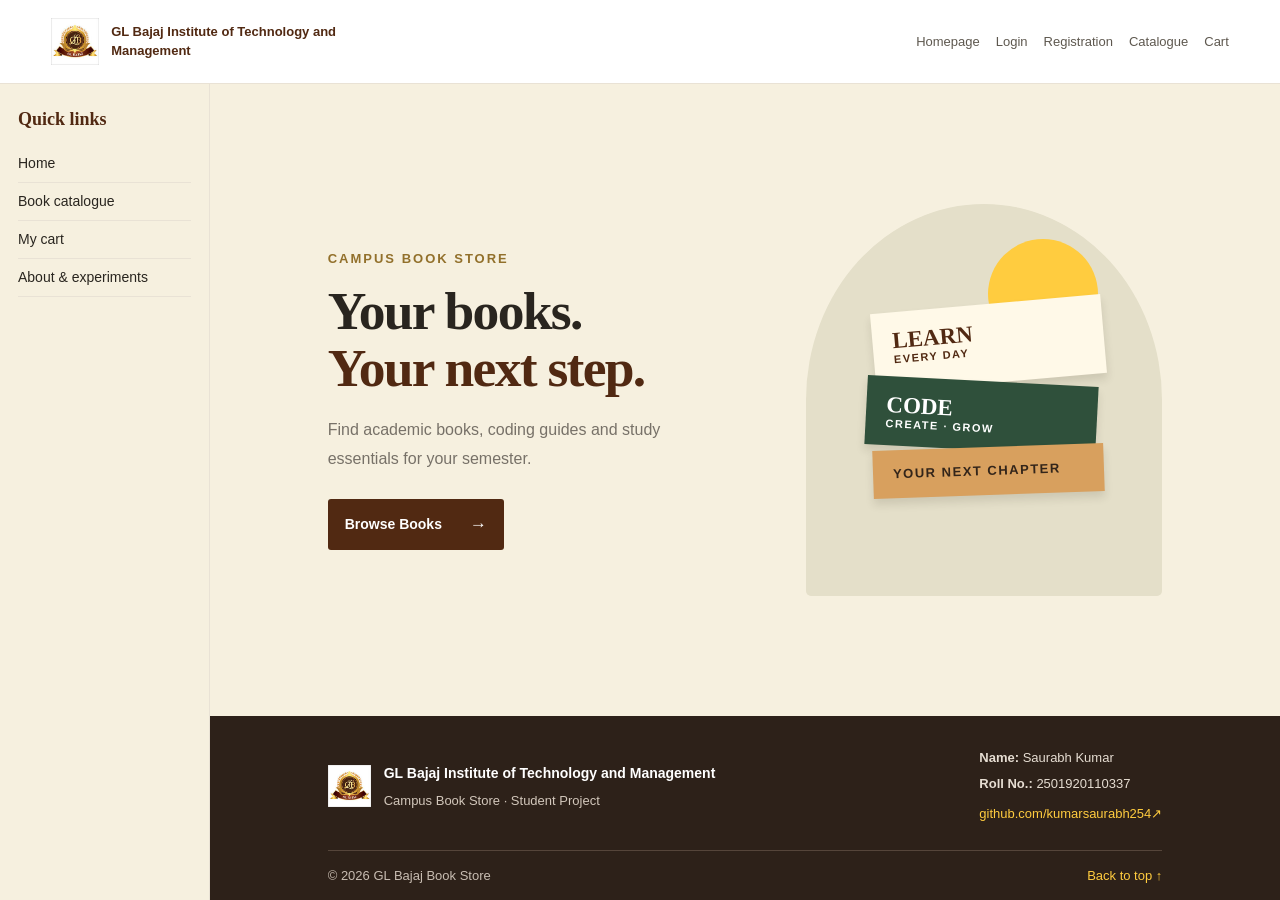
<file: index.html>
<!doctype html>
<!-- Experiment 1: Homepage with three frames (top, left, main) -->
<html lang="en" class="frames-page">
  <head>
    <meta charset="UTF-8" />
    <meta name="viewport" content="width=device-width, initial-scale=1.0" />
    <title>GL Bajaj Book Store</title>
    <link rel="stylesheet" href="style.css" />
  </head>
  <body>
    <!-- Frame 1: top (logo, college name, links) -->
    <iframe class="frame-top" name="topFrame" src="top.html" title="Top frame"></iframe>
    <div class="frame-row">
      <!-- Frame 2: left (quick links) -->
      <iframe class="frame-left" name="leftFrame" src="left.html" title="Left frame"></iframe>
      <!-- Frame 3: main content, all links open here -->
      <iframe class="frame-main" name="main" src="welcome.html" title="Main frame"></iframe>
    </div>
  </body>
</html>
</file>
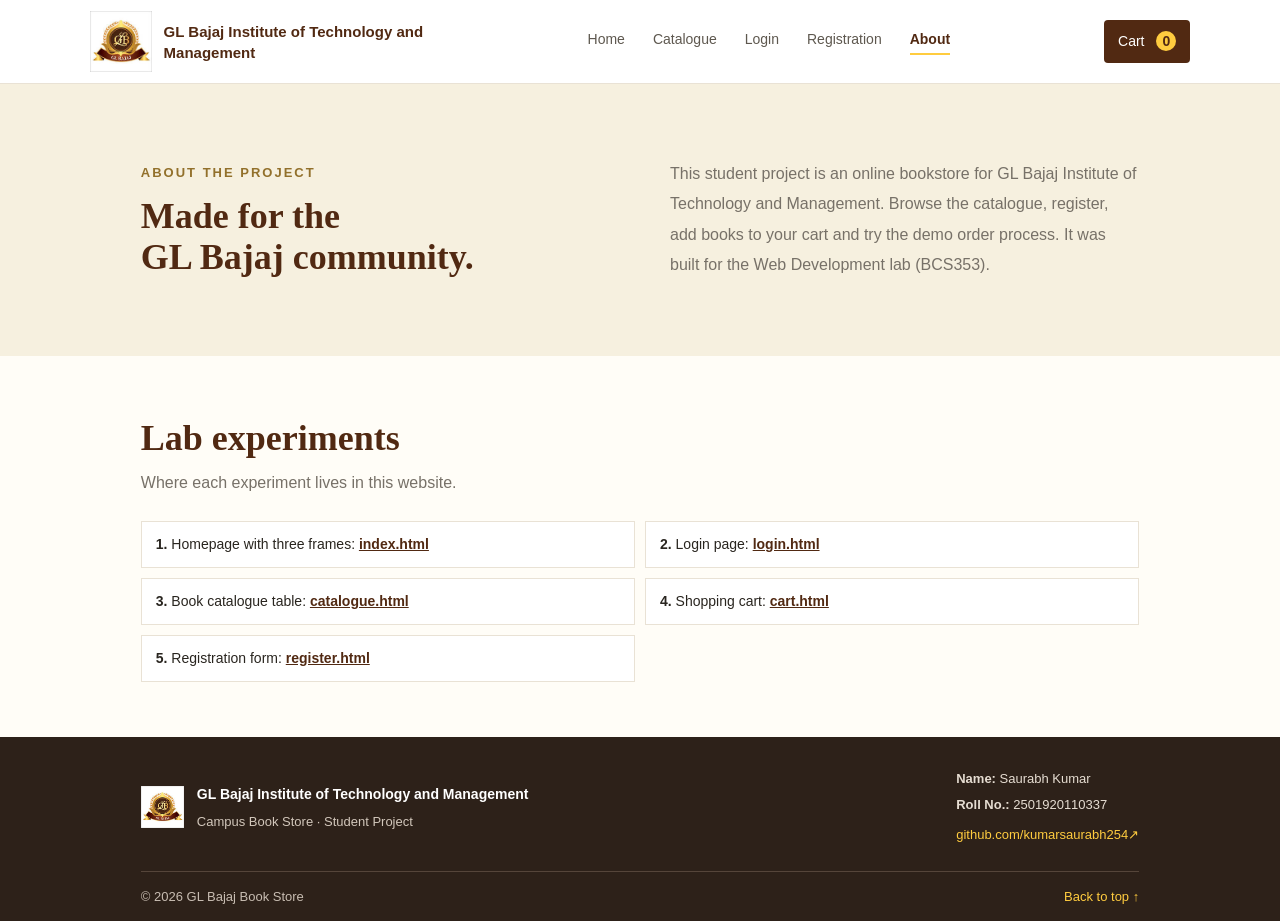
<file: about.html>
<!doctype html>
<html lang="en">
  <head>
    <meta charset="UTF-8" />
    <meta name="viewport" content="width=device-width, initial-scale=1.0" />
    <title>About - GL Bajaj Book Store</title>
    <link rel="stylesheet" href="style.css" />
  </head>
  <body>
    <main>
      <section class="about section" id="about">
        <div>
          <p class="eyebrow">ABOUT THE PROJECT</p>
          <h2>Made for the <span>GL Bajaj community.</span></h2>
        </div>
        <p>
          This student project is an online bookstore for GL Bajaj Institute of
          Technology and Management. Browse the catalogue, register, add books to
          your cart and try the demo order process. It was built for the Web
          Development lab (BCS353).
        </p>
      </section>
      <section class="page">
        <h1>Lab experiments</h1>
        <p class="lead">Where each experiment lives in this website.</p>
        <ul class="exp-list">
          <li><b>1.</b> Homepage with three frames: <a href="index.html">index.html</a></li>
          <li><b>2.</b> Login page: <a href="login.html">login.html</a></li>
          <li><b>3.</b> Book catalogue table: <a href="catalogue.html">catalogue.html</a></li>
          <li><b>4.</b> Shopping cart: <a href="cart.html">cart.html</a></li>
          <li><b>5.</b> Registration form: <a href="register.html">register.html</a></li>
        </ul>
      </section>
    </main>
    <script src="common.js"></script>
  </body>
</html>
</file>
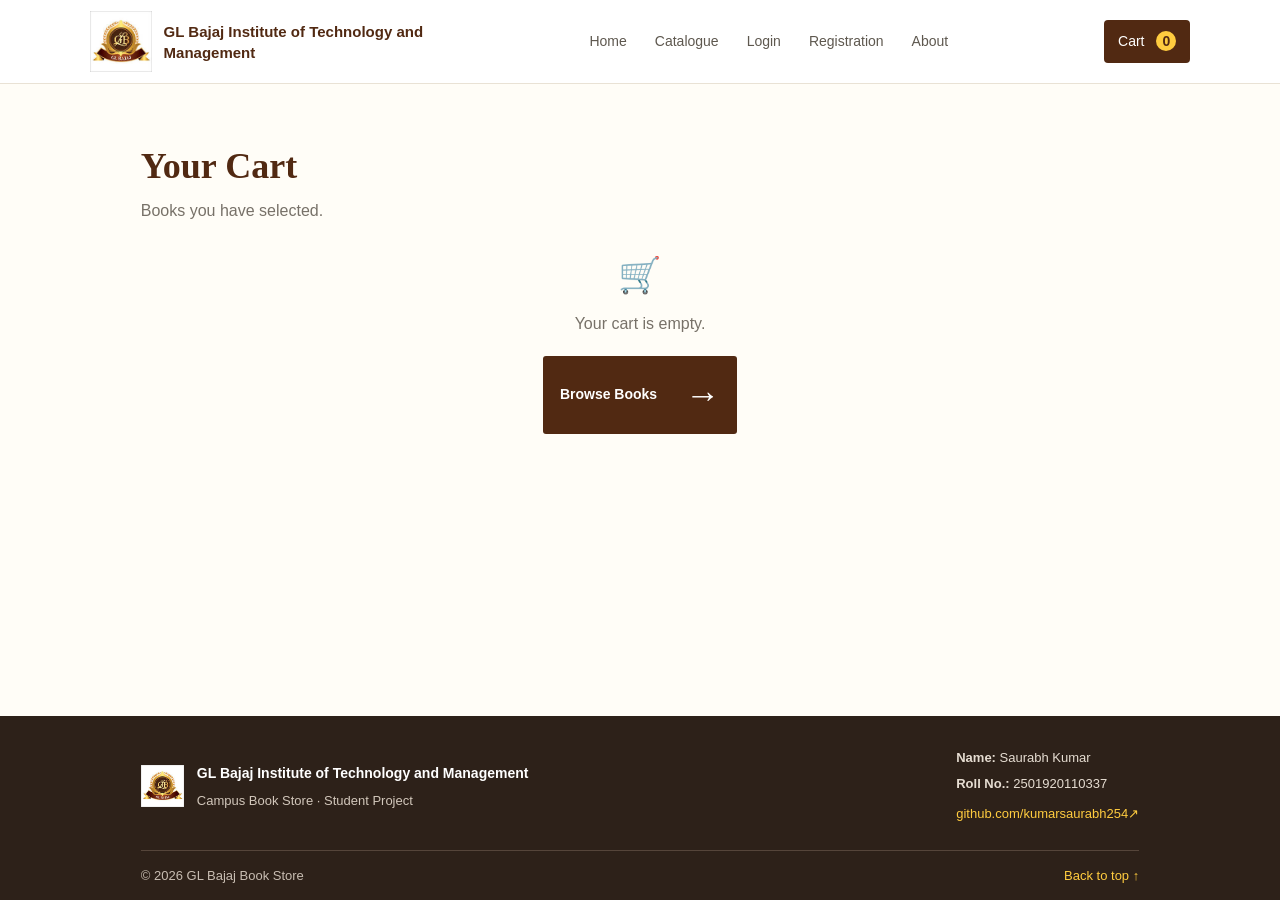
<file: cart.html>
<!doctype html>
<!-- Experiment 4: Shopping cart page -->
<html lang="en">
  <head>
    <meta charset="UTF-8" />
    <meta name="viewport" content="width=device-width, initial-scale=1.0" />
    <title>Cart - GL Bajaj Book Store</title>
    <link rel="stylesheet" href="style.css" />
  </head>
  <body>
    <main>
      <section class="page">
        <h1>Your Cart</h1>
        <p class="lead">Books you have selected.</p>
        <div id="cartEmpty" class="cart-empty">
          <span>🛒</span>
          <p>Your cart is empty.</p>
          <a class="primary-btn" href="catalogue.html">Browse Books <span>→</span></a>
        </div>
        <div id="cartContent" class="hidden">
          <div class="table-wrap">
            <table class="data">
              <thead><tr><th>Cover</th><th>Book</th><th>Price</th><th>Quantity</th><th>Total</th><th></th></tr></thead>
              <tbody id="cartRows"></tbody>
              <tfoot><tr><td colspan="4">Subtotal</td><td colspan="2" id="cartTotal">₹0</td></tr></tfoot>
            </table>
          </div>
          <p><button class="btn-sm" id="clearCart" type="button">Clear cart</button></p>
          <div class="form-card checkout">
            <h2 style="font-family:Georgia,serif;color:var(--maroon);margin:0 0 14px">Place an order</h2>
            <form id="checkoutForm">
              <label for="customerName">Full name<input type="text" id="customerName" required placeholder="Your full name" /></label>
              <label for="customerEmail">Email<input type="email" id="customerEmail" required placeholder="you@example.com" /></label>
              <label for="deliveryType">Collection option
                <select id="deliveryType"><option>Collect from campus (demo)</option><option>Campus delivery (demo)</option></select>
              </label>
              <p class="total">Order total <strong id="checkoutTotal">₹0</strong></p>
              <button class="primary-btn full" type="submit">Confirm Demo Order <span>→</span></button>
            </form>
          </div>
        </div>
        <p class="ok-msg" id="checkoutMessage" role="status"></p>
      </section>
    </main>
    <script src="common.js"></script>
    <script src="store.js"></script>
  </body>
</html>
</file>
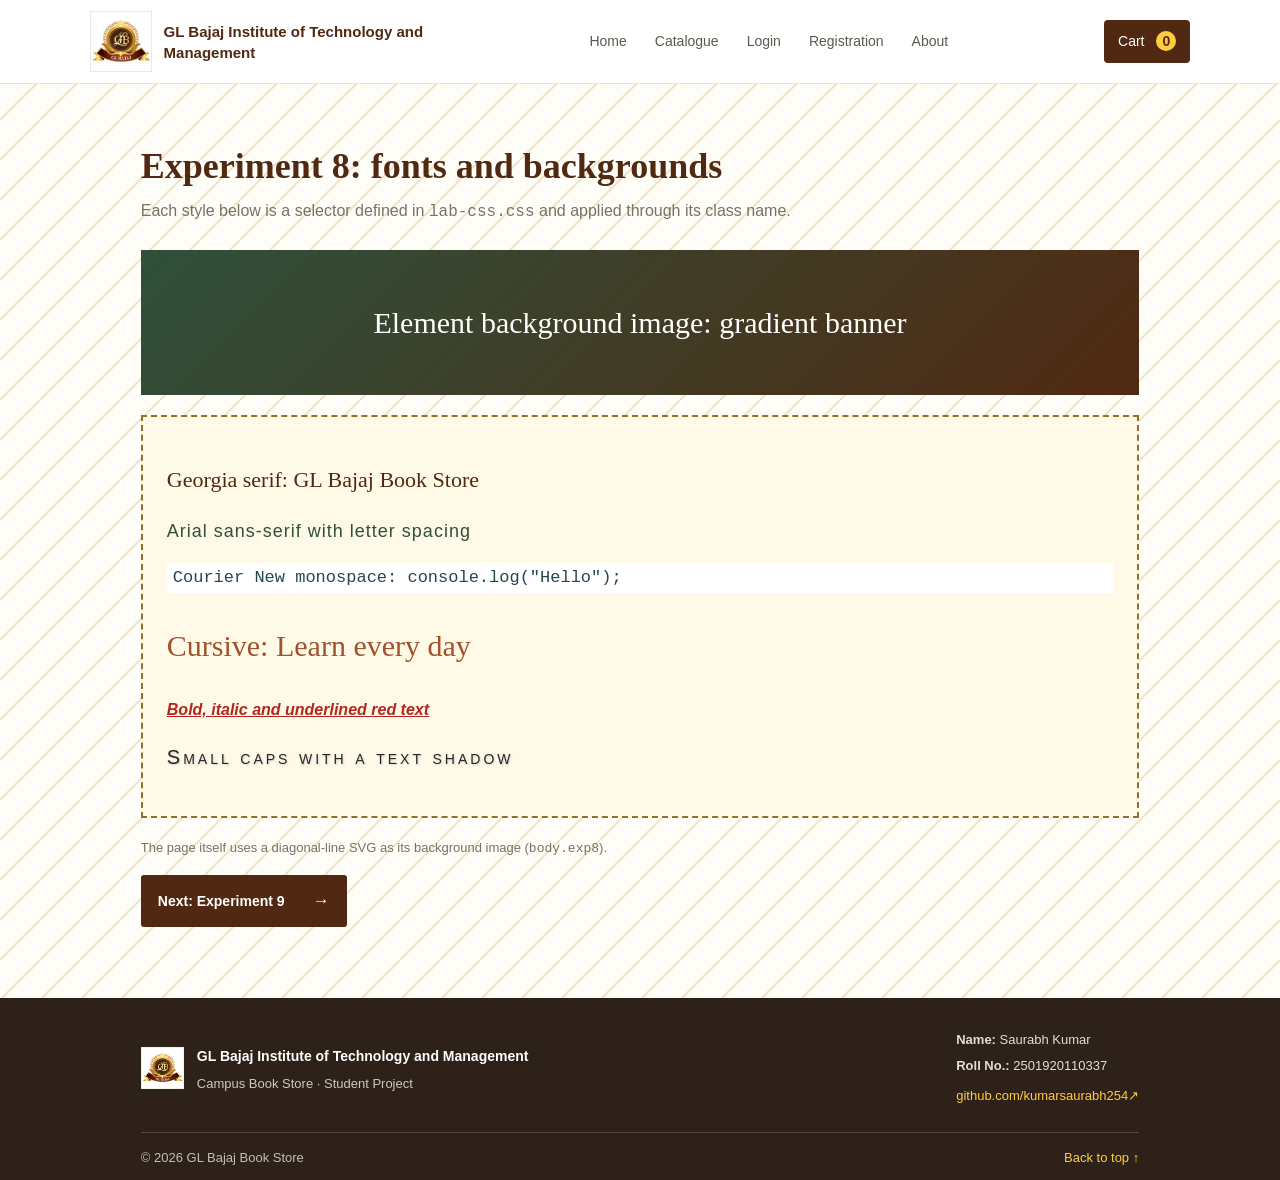
<file: css-fonts-background.html>
<!doctype html>
<!-- Experiment 8: CSS fonts/styles and background images -->
<html lang="en">
  <head>
    <meta charset="UTF-8" />
    <meta name="viewport" content="width=device-width, initial-scale=1.0" />
    <title>CSS Fonts and Backgrounds</title>
    <link rel="stylesheet" href="style.css" />
    <link rel="stylesheet" href="lab-css.css" />
  </head>
  <body class="exp8">
    <main>
      <section class="page">
        <h1>Experiment 8: fonts and backgrounds</h1>
        <p class="lead">Each style below is a selector defined in <code>lab-css.css</code> and applied through its class name.</p>
        <div class="banner">Element background image: gradient banner</div>
        <div class="card8">
          <p class="f-serif">Georgia serif: GL Bajaj Book Store</p>
          <p class="f-sans">Arial sans-serif with letter spacing</p>
          <p class="f-mono">Courier New monospace: console.log("Hello");</p>
          <p class="f-cursive">Cursive: Learn every day</p>
          <p class="f-bold-italic">Bold, italic and underlined red text</p>
          <p class="f-spaced">Small caps with a text shadow</p>
        </div>
        <p class="hint">The page itself uses a diagonal-line SVG as its background image (<code>body.exp8</code>).</p>
        <p><a class="primary-btn" href="css-links-background.html">Next: Experiment 9 <span>→</span></a></p>
      </section>
    </main>
    <script src="common.js"></script>
  </body>
</html>
</file>
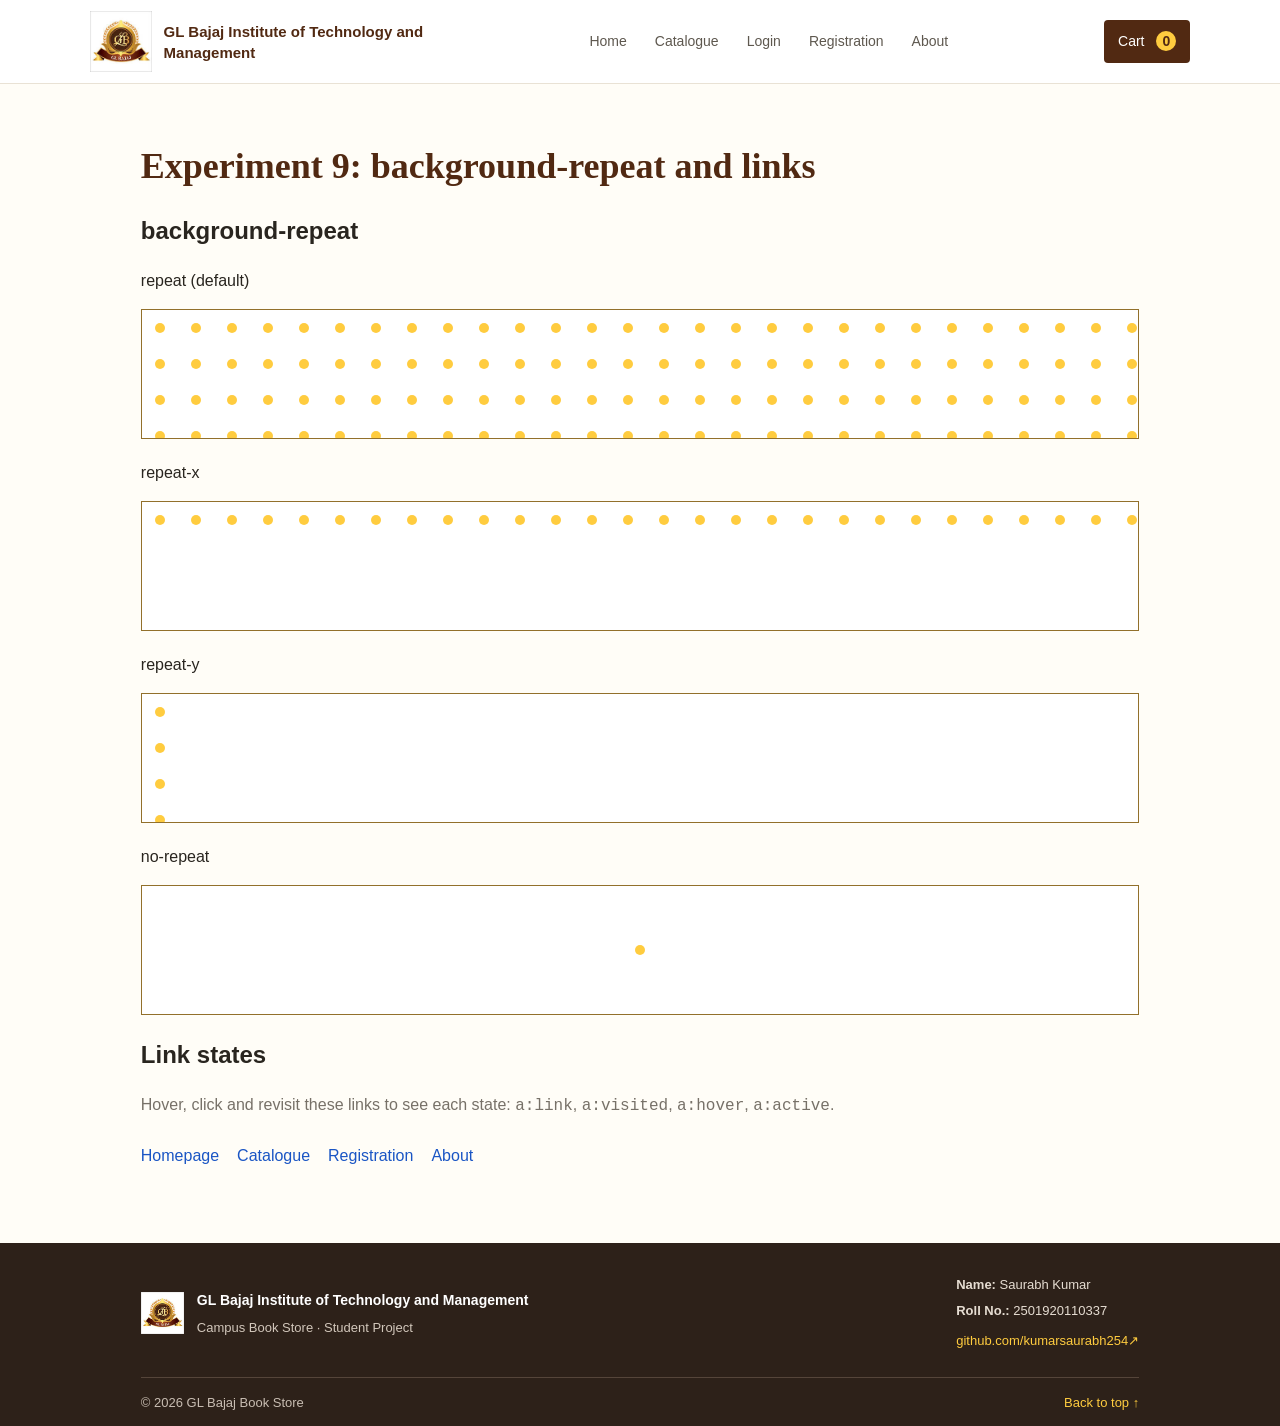
<file: css-links-background.html>
<!doctype html>
<!-- Experiment 9: background-repeat and hyperlink pseudo-classes -->
<html lang="en">
  <head>
    <meta charset="UTF-8" />
    <meta name="viewport" content="width=device-width, initial-scale=1.0" />
    <title>CSS Link States and Background Repeat</title>
    <link rel="stylesheet" href="style.css" />
    <link rel="stylesheet" href="lab-css.css" />
  </head>
  <body>
    <main>
      <section class="page">
        <h1>Experiment 9: background-repeat and links</h1>
        <h2>background-repeat</h2>
        <p>repeat (default)</p><div class="rep dots rep-all"></div>
        <p>repeat-x</p><div class="rep dots rep-x"></div>
        <p>repeat-y</p><div class="rep dots rep-y"></div>
        <p>no-repeat</p><div class="rep dots rep-no"></div>
        <h2>Link states</h2>
        <p class="lead">Hover, click and revisit these links to see each state: <code>a:link</code>, <code>a:visited</code>, <code>a:hover</code>, <code>a:active</code>.</p>
        <div class="lab-nav">
          <a class="demo" href="index.html">Homepage</a>
          <a class="demo" href="catalogue.html">Catalogue</a>
          <a class="demo" href="register.html">Registration</a>
          <a class="demo" href="about.html">About</a>
        </div>
      </section>
    </main>
    <script src="common.js"></script>
  </body>
</html>
</file>
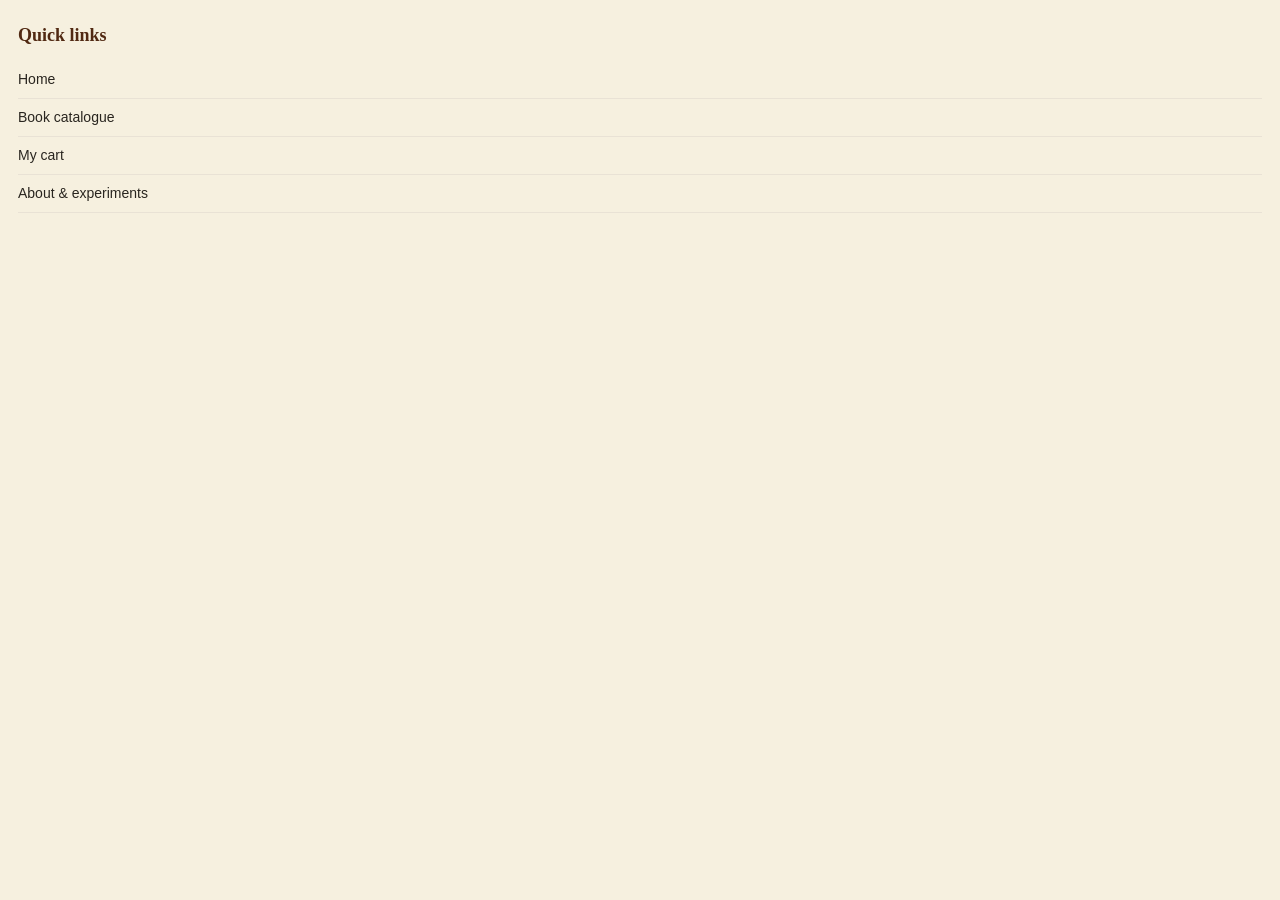
<file: left.html>
<!doctype html>
<html lang="en">
  <head>
    <meta charset="UTF-8" />
    <meta name="viewport" content="width=device-width, initial-scale=1.0" />
    <title>Left Frame</title>
    <link rel="stylesheet" href="style.css" />
  </head>
  <body>
    <div class="side">
      <h2>Quick links</h2>
      <a href="welcome.html" target="main">Home</a>
      <a href="catalogue.html" target="main">Book catalogue</a>
      <a href="cart.html" target="main">My cart</a>
      <a href="about.html" target="main">About &amp; experiments</a>
    </div>
  </body>
</html>
</file>
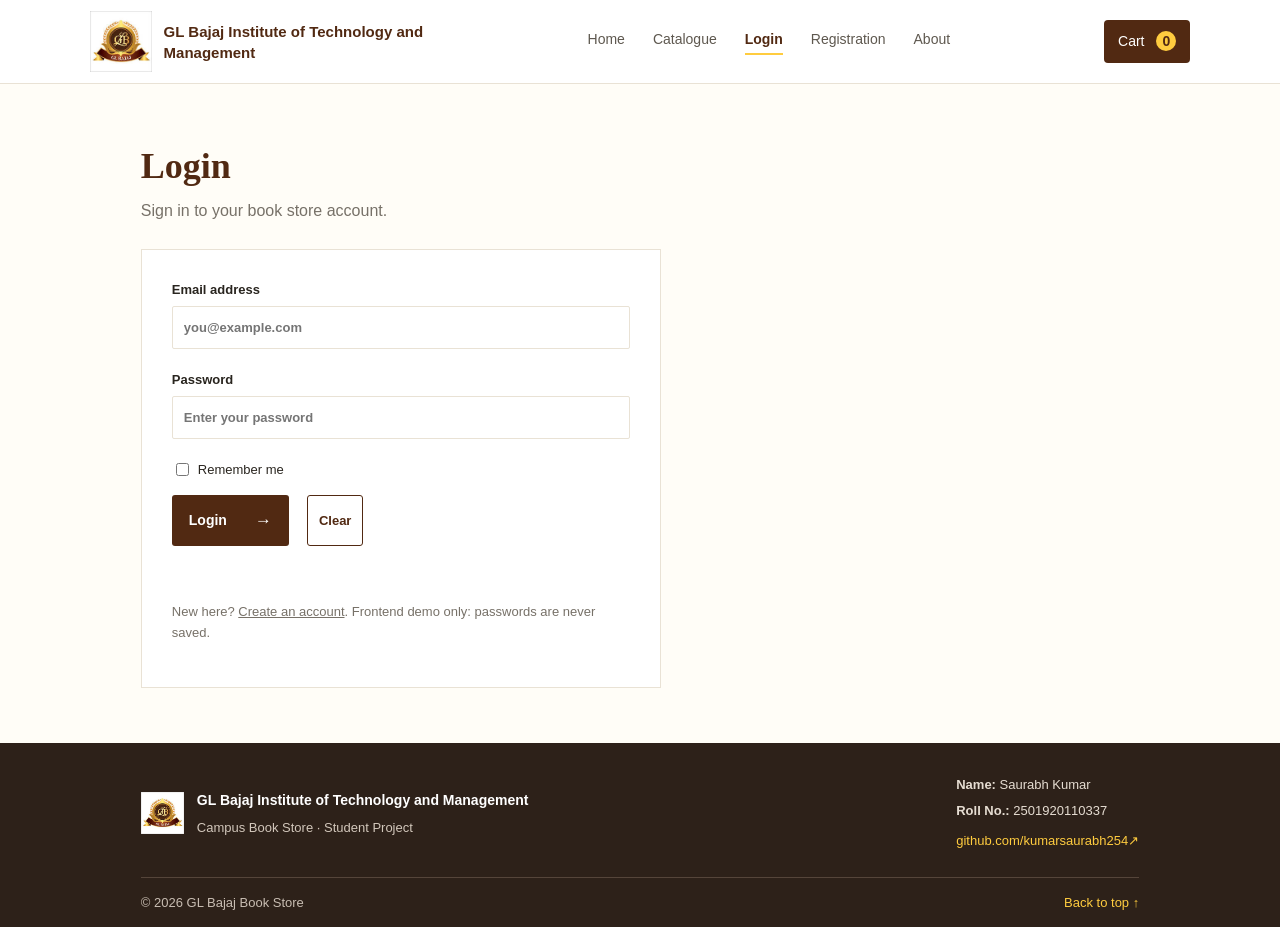
<file: login.html>
<!doctype html>
<!-- Experiment 2: Login page -->
<html lang="en">
  <head>
    <meta charset="UTF-8" />
    <meta name="viewport" content="width=device-width, initial-scale=1.0" />
    <title>Login - GL Bajaj Book Store</title>
    <link rel="stylesheet" href="style.css" />
  </head>
  <body>
    <main>
      <section class="page">
        <h1>Login</h1>
        <p class="lead">Sign in to your book store account.</p>
        <div class="form-card">
          <form id="loginForm">
            <label for="loginEmail">Email address
              <input type="email" id="loginEmail" name="email" placeholder="you@example.com" autocomplete="email" required />
              <span class="err" id="loginEmailErr"></span>
            </label>
            <label for="loginPassword">Password
              <input type="password" id="loginPassword" name="password" placeholder="Enter your password" autocomplete="current-password" required />
              <span class="err" id="loginPasswordErr"></span>
            </label>
            <div class="inline"><label for="remember"><input type="checkbox" id="remember" /> Remember me</label></div>
            <div class="inline">
              <button class="primary-btn" type="submit">Login <span>→</span></button>
              <button class="btn-sm" type="reset">Clear</button>
            </div>
            <p id="loginMsg" class="ok-msg" role="status"></p>
          </form>
          <p class="hint">New here? <a href="register.html"><u>Create an account</u></a>.
            Frontend demo only: passwords are never saved.</p>
        </div>
      </section>
    </main>
    <script src="common.js"></script>
    <script src="login.js"></script>
  </body>
</html>
</file>
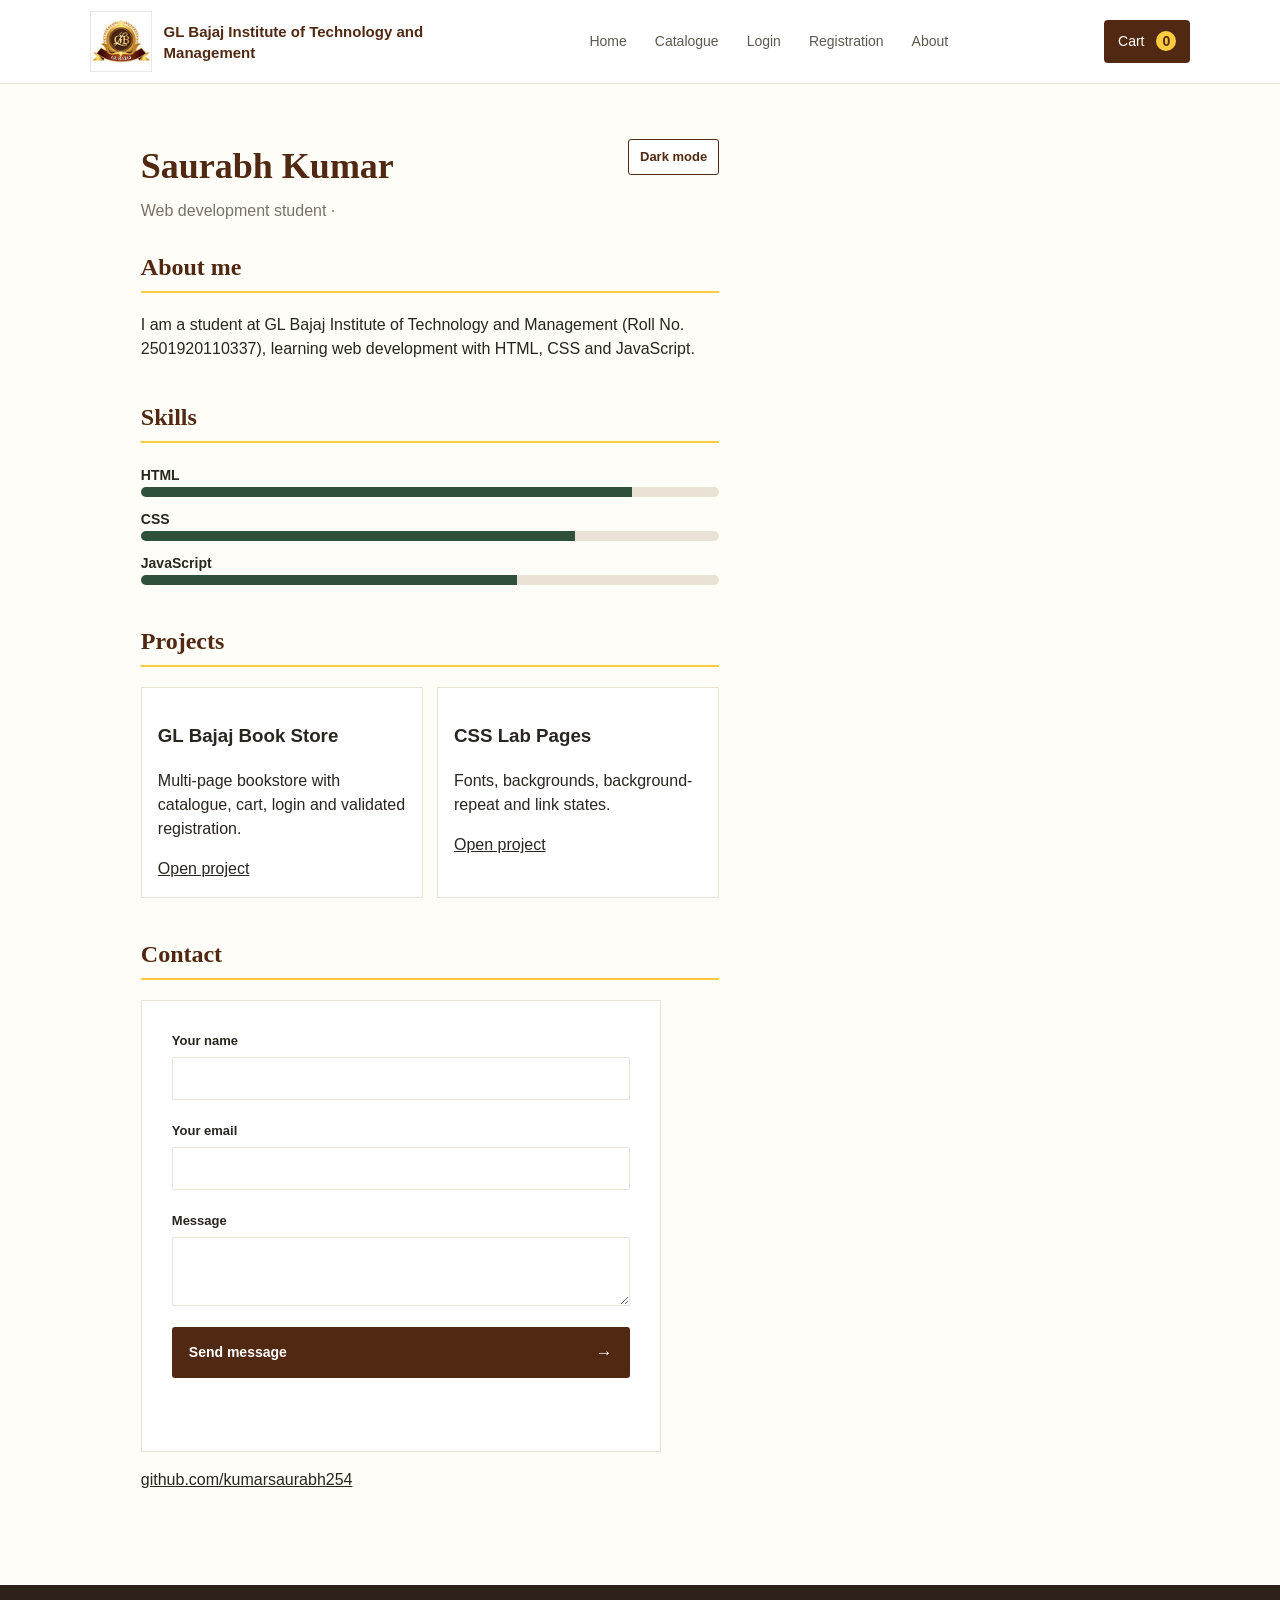
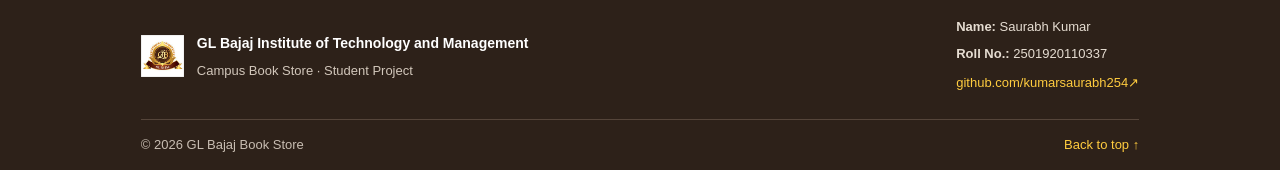
<file: portfolio.html>
<!doctype html>
<!-- Experiment 10: mini-website (Your Own Portfolio) using HTML + CSS + JavaScript -->
<html lang="en">
  <head>
    <meta charset="UTF-8" />
    <meta name="viewport" content="width=device-width, initial-scale=1.0" />
    <title>Saurabh Kumar - Portfolio</title>
    <link rel="stylesheet" href="style.css" />
    <style>
      .pf{max-width:860px}
      .pf section{margin:0 0 38px}
      .pf h2{font-family:Georgia,serif;color:var(--maroon);border-bottom:2px solid var(--gold);padding-bottom:6px}
      .skill{margin:10px 0}.skill span{font-size:14px;font-weight:bold}
      .bar{height:10px;background:#e9e2d5;border-radius:5px;overflow:hidden}
      .bar i{display:block;height:100%;width:0;background:var(--green);transition:width 1s}
      .proj{display:grid;grid-template-columns:repeat(2,1fr);gap:14px}
      .proj article{background:#fff;border:1px solid var(--line);padding:16px}
      body.dark{background:#1f1a15;color:#eee}body.dark .proj article,body.dark .form-card{background:#2d2119;border-color:#55453a}
      body.dark .pf h2,body.dark .page h1{color:var(--gold)}
      @media(max-width:620px){.proj{grid-template-columns:1fr}}
    </style>
  </head>
  <body>
    <main>
      <section class="page pf">
        <button class="btn-sm" id="themeBtn" type="button" style="float:right">Dark mode</button>
        <h1>Saurabh Kumar</h1>
        <p class="lead" id="typed"></p>

        <section id="about"><h2>About me</h2>
          <p>I am a student at GL Bajaj Institute of Technology and Management (Roll No. 2501920110337), learning web development with HTML, CSS and JavaScript.</p>
        </section>

        <section id="skills"><h2>Skills</h2>
          <div class="skill"><span>HTML</span><div class="bar"><i data-w="85"></i></div></div>
          <div class="skill"><span>CSS</span><div class="bar"><i data-w="75"></i></div></div>
          <div class="skill"><span>JavaScript</span><div class="bar"><i data-w="65"></i></div></div>
        </section>

        <section id="projects"><h2>Projects</h2>
          <div class="proj">
            <article><h3>GL Bajaj Book Store</h3><p>Multi-page bookstore with catalogue, cart, login and validated registration.</p><a href="index.html"><u>Open project</u></a></article>
            <article><h3>CSS Lab Pages</h3><p>Fonts, backgrounds, background-repeat and link states.</p><a href="css-fonts-background.html"><u>Open project</u></a></article>
          </div>
        </section>

        <section id="contact"><h2>Contact</h2>
          <div class="form-card">
            <form id="contactForm" novalidate>
              <label for="cName">Your name<input type="text" id="cName" /><span class="err" id="cNameErr"></span></label>
              <label for="cEmail">Your email<input type="text" id="cEmail" /><span class="err" id="cEmailErr"></span></label>
              <label for="cMsg">Message<textarea id="cMsg" rows="3"></textarea><span class="err" id="cMsgErr"></span></label>
              <button class="primary-btn" type="submit">Send message <span>→</span></button>
              <p class="ok-msg" id="cOk" role="status"></p>
            </form>
          </div>
          <p><a href="https://github.com/kumarsaurabh254" target="_blank" rel="noopener noreferrer"><u>github.com/kumarsaurabh254</u></a></p>
        </section>
      </section>
    </main>
    <script src="common.js"></script>
    <script>
      // Typing effect
      const text = "Web development student · HTML · CSS · JavaScript"; let n = 0;
      (function type(){ $("typed").textContent = text.slice(0, n++); if (n <= text.length) setTimeout(type, 45); })();
      // Skill bars animate to their level
      setTimeout(() => document.querySelectorAll(".bar i").forEach(b => b.style.width = b.dataset.w + "%"), 200);
      // Dark mode toggle
      $("themeBtn").addEventListener("click", () => {
        const d = document.body.classList.toggle("dark");
        $("themeBtn").textContent = d ? "Light mode" : "Dark mode";
      });
      // Contact form validation
      $("contactForm").addEventListener("submit", e => {
        e.preventDefault();
        const name = $("cName").value.trim(), mail = $("cEmail").value.trim(), msg = $("cMsg").value.trim();
        $("cNameErr").textContent = name.length < 3 ? "Enter your name (at least 3 characters)" : "";
        $("cEmailErr").textContent = /^[^\s@]+@[^\s@]+\.[A-Za-z]{2,}$/.test(mail) ? "" : "Enter a valid email";
        $("cMsgErr").textContent = msg.length < 10 ? "Message must be at least 10 characters" : "";
        $("cOk").textContent = "";
        if (!document.querySelector("#contactForm .err:not(:empty)")) { $("cOk").textContent = "Thanks " + name + "! Your message is ready (demo, nothing is sent)."; e.target.reset(); }
      });
    </script>
  </body>
</html>
</file>
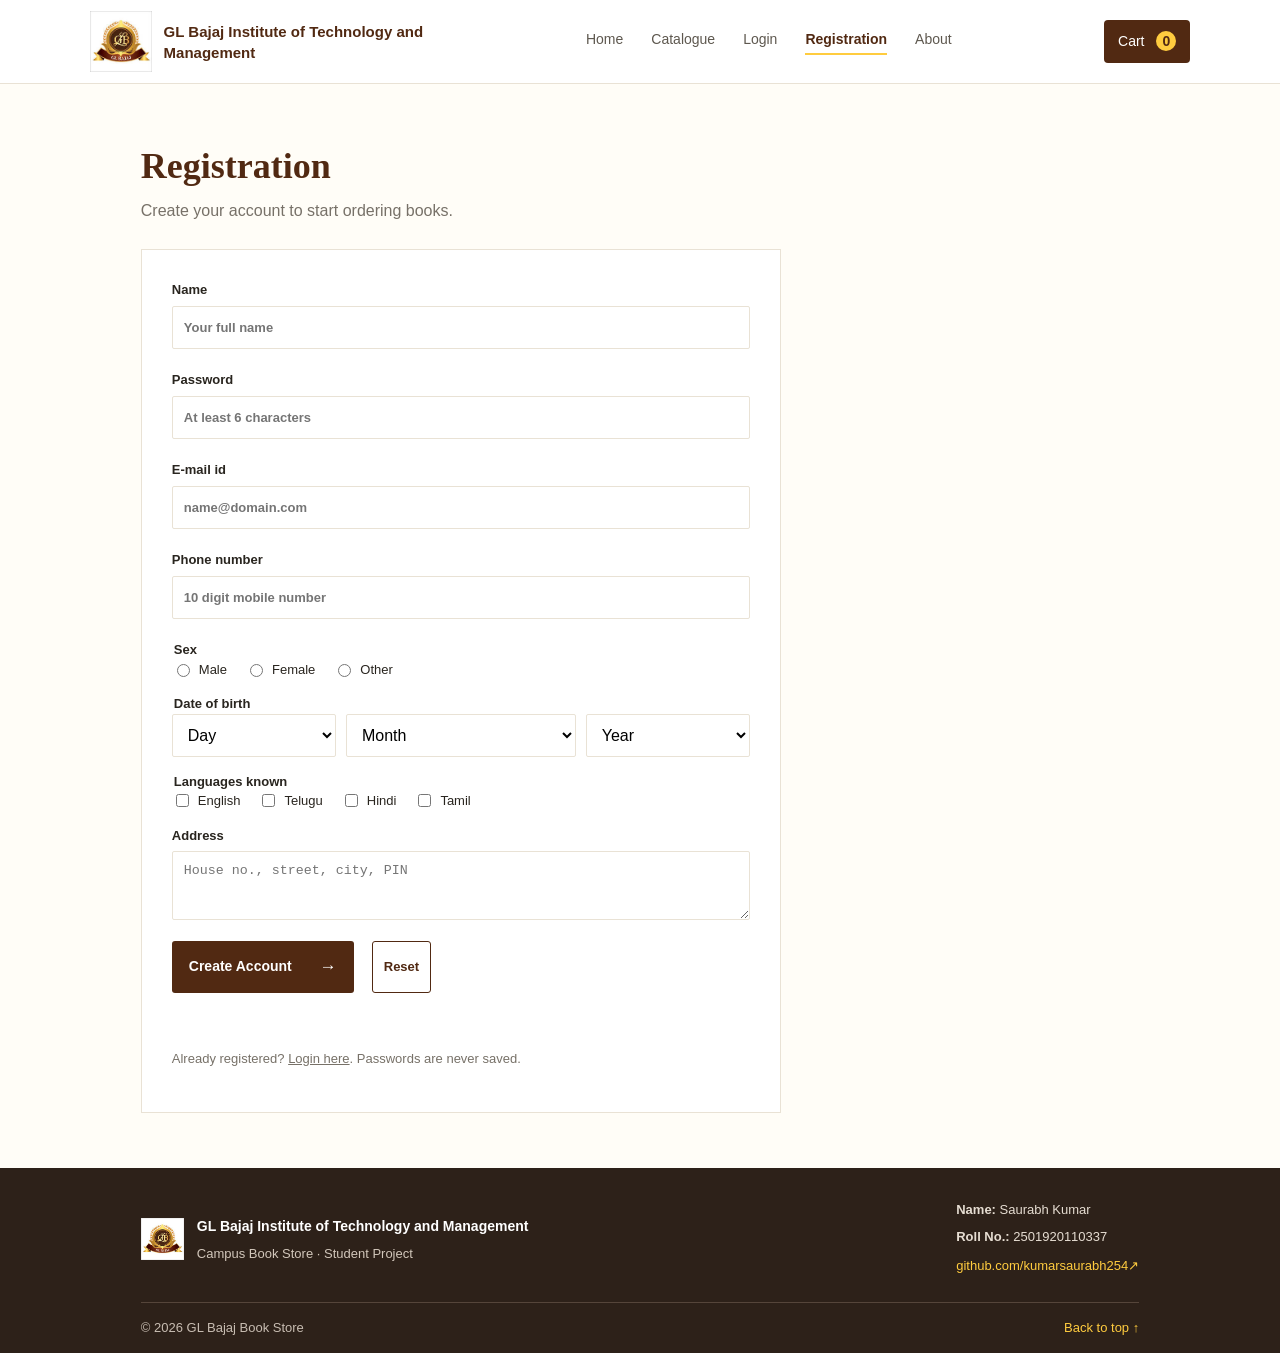
<file: register.html>
<!doctype html>
<!-- Experiment 5: Registration form (validate.js for Exp 6 & 7 is kept in the folder but not loaded) -->
<html lang="en">
  <head>
    <meta charset="UTF-8" />
    <meta name="viewport" content="width=device-width, initial-scale=1.0" />
    <title>Registration - GL Bajaj Book Store</title>
    <link rel="stylesheet" href="style.css" />
  </head>
  <body>
    <main>
      <section class="page">
        <h1>Registration</h1>
        <p class="lead">Create your account to start ordering books.</p>
        <div class="form-card wide">
          <form id="registerForm">
            <label for="regName">Name
              <input type="text" id="regName" name="name" placeholder="Your full name" />
              <span class="err" id="nameErr"></span>
            </label>
            <label for="regPassword">Password
              <input type="password" id="regPassword" name="password" placeholder="At least 6 characters" autocomplete="new-password" />
              <span class="err" id="passwordErr"></span>
            </label>
            <label for="regEmail">E-mail id
              <input type="text" id="regEmail" name="email" placeholder="name@domain.com" />
              <span class="err" id="emailErr"></span>
            </label>
            <label for="regPhone">Phone number
              <input type="text" id="regPhone" name="phone" placeholder="10 digit mobile number" inputmode="numeric" />
              <span class="err" id="phoneErr"></span>
            </label>
            <fieldset>
              <legend>Sex</legend>
              <div class="inline">
                <label><input type="radio" name="sex" value="Male" /> Male</label>
                <label><input type="radio" name="sex" value="Female" /> Female</label>
                <label><input type="radio" name="sex" value="Other" /> Other</label>
              </div>
              <span class="err" id="sexErr"></span>
            </fieldset>
            <fieldset>
              <legend>Date of birth</legend>
              <div class="dob">
                <select id="dobDay" aria-label="Day"></select>
                <select id="dobMonth" aria-label="Month"></select>
                <select id="dobYear" aria-label="Year"></select>
              </div>
              <span class="err" id="dobErr"></span>
            </fieldset>
            <fieldset>
              <legend>Languages known</legend>
              <div class="inline">
                <label><input type="checkbox" name="lang" value="English" /> English</label>
                <label><input type="checkbox" name="lang" value="Telugu" /> Telugu</label>
                <label><input type="checkbox" name="lang" value="Hindi" /> Hindi</label>
                <label><input type="checkbox" name="lang" value="Tamil" /> Tamil</label>
              </div>
              <span class="err" id="langErr"></span>
            </fieldset>
            <label for="regAddress">Address
              <textarea id="regAddress" name="address" rows="3" placeholder="House no., street, city, PIN"></textarea>
              <span class="err" id="addressErr"></span>
            </label>
            <div class="inline">
              <button class="primary-btn" type="submit">Create Account <span>→</span></button>
              <button class="btn-sm" type="reset" id="resetBtn">Reset</button>
            </div>
            <p id="regMsg" class="ok-msg" role="status"></p>
          </form>
          <p class="hint">Already registered? <a href="login.html"><u>Login here</u></a>. Passwords are never saved.</p>
        </div>
      </section>
    </main>
    <script src="common.js"></script>
    <script src="register.js"></script>
  </body>
</html>
</file>
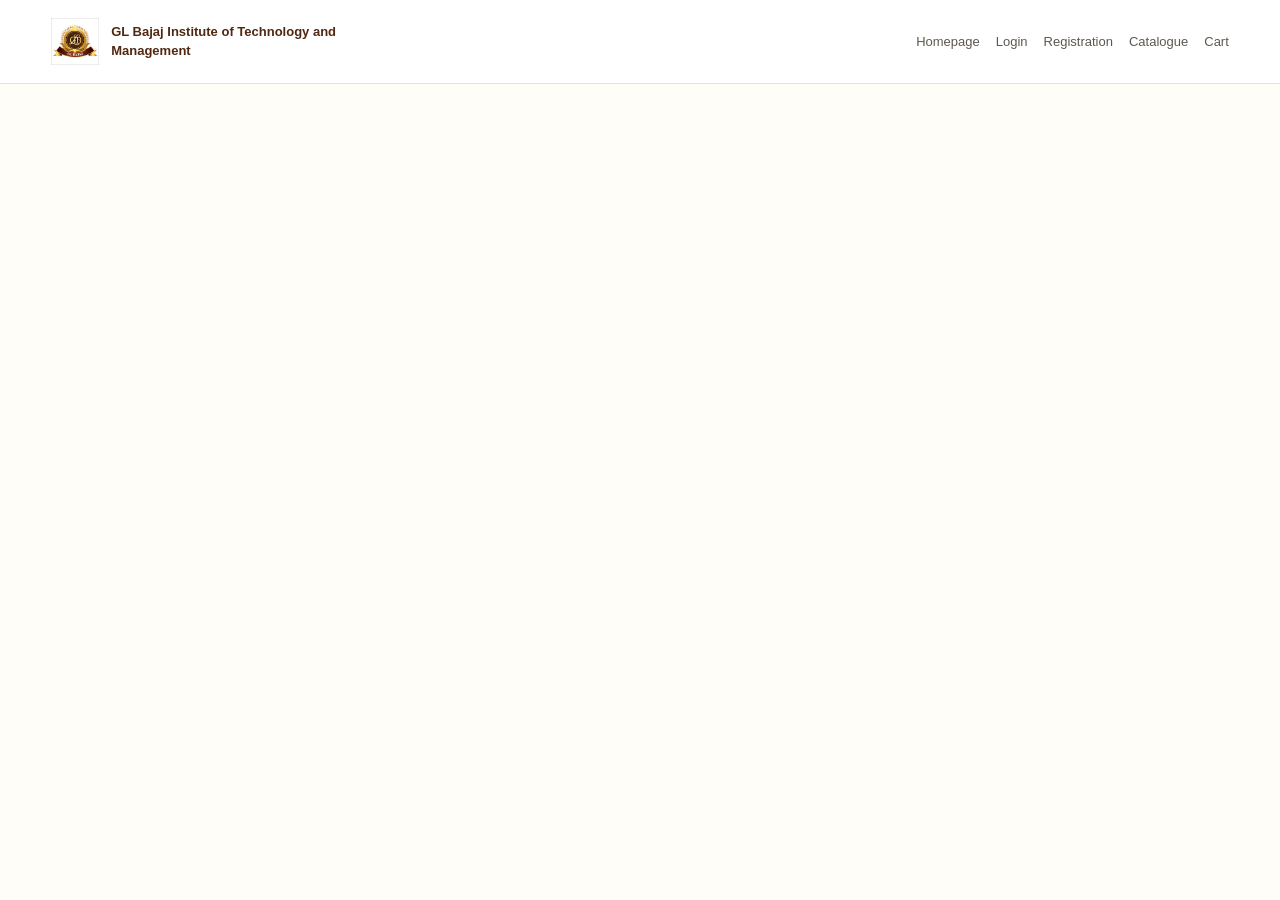
<file: top.html>
<!doctype html>
<html lang="en">
  <head>
    <meta charset="UTF-8" />
    <meta name="viewport" content="width=device-width, initial-scale=1.0" />
    <title>Top Frame</title>
    <link rel="stylesheet" href="style.css" />
  </head>
  <body>
    <div class="header top-frame">
      <a class="college-brand" href="welcome.html" target="main">
        <img class="college-logo-img" src="gl_bajaj_logo.jpg" alt="GL Bajaj logo" />
        <span class="college-name">GL Bajaj Institute of Technology and Management</span>
      </a>
      <div class="top-links">
        <a href="welcome.html" target="main">Homepage</a>
        <a href="login.html" target="main">Login</a>
        <a href="register.html" target="main">Registration</a>
        <a href="catalogue.html" target="main">Catalogue</a>
        <a href="cart.html" target="main">Cart</a>
      </div>
    </div>
  </body>
</html>
</file>
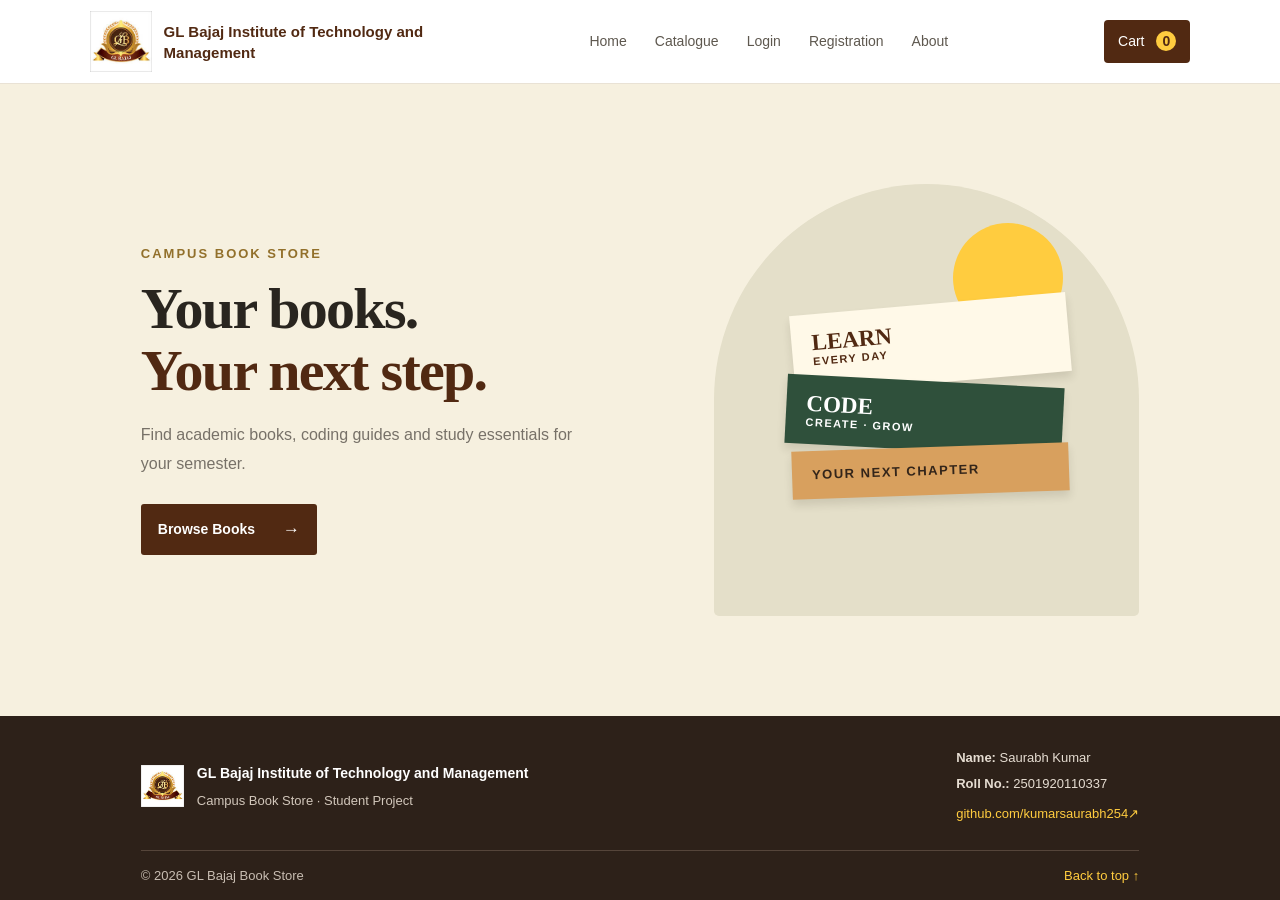
<file: welcome.html>
<!doctype html>
<html lang="en">
  <head>
    <meta charset="UTF-8" />
    <meta name="viewport" content="width=device-width, initial-scale=1.0" />
    <title>Welcome - GL Bajaj Book Store</title>
    <link rel="stylesheet" href="style.css" />
  </head>
  <body>
    <main>
      <section class="hero" id="home">
        <div class="hero-text">
          <p class="eyebrow">CAMPUS BOOK STORE</p>
          <h1>Your books. <span>Your next step.</span></h1>
          <p>Find academic books, coding guides and study essentials for your semester.</p>
          <a class="primary-btn" href="catalogue.html">Browse Books <span>→</span></a>
        </div>
        <div class="hero-graphic" aria-label="Illustration of books">
          <div class="sun"></div>
          <div class="stack-book book-one">LEARN <small>EVERY DAY</small></div>
          <div class="stack-book book-two">CODE <small>CREATE · GROW</small></div>
          <div class="stack-book book-three">YOUR NEXT CHAPTER</div>
        </div>
      </section>
    </main>
    <script src="common.js"></script>
  </body>
</html>
</file>
<file: style.css>
:root {
  --maroon: #512912;
  --gold: #ffcc3f;
  --cream: #fffdf7;
  --ink: #29251f;
  --muted: #777168;
  --line: #e9e2d5;
  --green: #2f503b;
}
* {
  box-sizing: border-box;
}
html {
  scroll-behavior: smooth;
  scroll-padding-top: 90px;
}
body {
  min-height: 100vh;
  min-height: 100dvh;
  display: flex;
  flex-direction: column;
  margin: 0;
  background: var(--cream);
  color: var(--ink);
  font-family: Arial, Helvetica, sans-serif;
  font-size: 16px;
  line-height: 1.5;
}
main {
  flex: 1;
  display: flex;
  flex-direction: column;
}
main > section {
  flex: 1;
}
a {
  color: inherit;
  text-decoration: none;
}
button,
input,
select {
  font: inherit;
}
button {
  cursor: pointer;
}
.header {
  height: 84px;
  padding: 0 7%;
  display: flex;
  align-items: center;
  justify-content: space-between;
  background: #fff;
  border-bottom: 1px solid var(--line);
  position: sticky;
  top: 0;
  z-index: 10;
}
.college-brand {
  display: flex;
  align-items: center;
  gap: 12px;
}
.college-logo-img {
  width: 62px;
  height: 62px;
  object-fit: contain;
  flex: 0 0 auto;
}
.college-name {
  max-width: 270px;
  font-size: 15px;
  line-height: 1.4;
  font-weight: 700;
  color: var(--maroon);
}
nav {
  display: flex;
  gap: 28px;
}
nav a {
  font-size: 14px;
  color: #5e584f;
}
nav a:hover {
  color: var(--maroon);
}
.header-buttons {
  display: flex;
  align-items: center;
  gap: 16px;
}
.plain-btn {
  border: 0;
  background: transparent;
  color: var(--maroon);
  font-weight: 700;
  font-size: 14px;
}
.cart-btn {
  white-space: nowrap;
  border: 0;
  border-radius: 4px;
  background: var(--maroon);
  color: white;
  padding: 11px 14px;
  font-size: 14px;
}
.cart-btn span {
  display: inline-grid;
  place-items: center;
  width: 20px;
  height: 20px;
  background: var(--gold);
  color: var(--maroon);
  border-radius: 50%;
  margin-left: 8px;
  font-weight: bold;
}
.menu-btn {
  display: none;
  border: 0;
  background: none;
  font-size: 23px;
}
.hero {
  min-height: 420px;
  padding: 65px 11%;
  display: grid;
  grid-template-columns: 1fr 0.9fr;
  gap: 10%;
  align-items: center;
  background: #f6f0df;
}
.eyebrow {
  font-size: 13px;
  letter-spacing: 2px;
  font-weight: bold;
  color: #92702b;
  margin: 0 0 14px;
}
.hero h1 {
  font-size: clamp(38px, 5vw, 58px);
  letter-spacing: -1.7px;
  line-height: 1.08;
  margin: 0;
  font-family: Georgia, serif;
  font-weight: 700;
}
.hero h1 span,
.about h2 span {
  display: block;
  color: var(--maroon);
}
.hero-text > p:not(.eyebrow) {
  color: var(--muted);
  line-height: 1.8;
  max-width: 440px;
  margin: 18px 0 25px;
}
.primary-btn {
  display: inline-flex;
  justify-content: space-between;
  align-items: center;
  gap: 28px;
  background: var(--maroon);
  color: white;
  border: 0;
  border-radius: 3px;
  padding: 13px 17px;
  font-size: 14px;
  font-weight: bold;
}
.primary-btn:hover {
  background: #6d3a1e;
}
.primary-btn span {
  font-size: 17px;
}
.hero-graphic {
  height: clamp(280px, 48vh, 440px);
  background: #e4dfc9;
  position: relative;
  display: flex;
  flex-direction: column;
  align-items: center;
  justify-content: center;
  border-radius: 50% 50% 5px 5px;
  overflow: hidden;
}
.sun {
  position: absolute;
  right: 18%;
  top: 9%;
  width: 110px;
  height: 110px;
  background: var(--gold);
  border-radius: 50%;
}
.stack-book {
  position: relative;
  z-index: 1;
  width: 65%;
  padding: 16px 20px;
  font-family: Georgia, serif;
  font-size: 23px;
  font-weight: bold;
  box-shadow: 0 6px 9px #31271920;
  line-height: 1.1;
}
.stack-book small {
  display: block;
  font-family: Arial, sans-serif;
  font-size: 11px;
  letter-spacing: 1.5px;
}
.book-one {
  padding-bottom: 26px;
  background: #fff9e8;
  color: var(--maroon);
  transform: rotate(-5deg);
  margin-left: 8px;
}
.book-two {
  background: var(--green);
  color: white;
  transform: rotate(3deg);
  margin-top: -3px;
  margin-left: -5px;
}
.book-three {
  background: #d8a05e;
  color: #33251a;
  font-family: Arial, sans-serif;
  font-size: 13px;
  letter-spacing: 1.5px;
  padding: 17px 20px;
  transform: rotate(-2deg);
  margin-top: -3px;
  margin-left: 8px;
}
.section {
  padding: 75px 11%;
}
.section-title {
  display: flex;
  align-items: end;
  justify-content: space-between;
  gap: 20px;
}
.section-title h2,
.about h2,
.modal h2 {
  font-family: Georgia, serif;
  font-size: 36px;
  line-height: 1.12;
  margin: 0;
  color: var(--maroon);
}
.search {
  width: 220px;
  border: 1px solid var(--line);
  border-radius: 3px;
  padding: 12px;
  background: white;
  outline-color: var(--gold);
  font-size: 14px;
}
.filters {
  display: flex;
  gap: 8px;
  flex-wrap: wrap;
  margin: 25px 0;
}
.filter {
  border: 1px solid var(--line);
  background: white;
  padding: 9px 14px;
  border-radius: 20px;
  font-size: 13px;
  color: #61594e;
}
.filter.active,
.filter:hover {
  background: var(--maroon);
  color: white;
  border-color: var(--maroon);
}
.book-grid {
  display: grid;
  grid-template-columns: repeat(4, minmax(0, 1fr));
  gap: 22px;
}
.book-card {
  min-width: 0;
}
.book-cover {
  height: 230px;
  padding: 15px;
  display: flex;
  align-items: center;
  justify-content: center;
  position: relative;
  overflow: hidden;
}
.book-cover-image {
  position: absolute;
  inset: 0;
  width: 100%;
  height: 100%;
  object-fit: contain;
  z-index: 2;
  background: transparent;
}
.book-cover-image[style*="display: none"] {
  display: none !important;
}
.book-cover:has(.book-cover-image:not([style*="display: none"])) .cover-inner {
  opacity: 0;
}
.book-cover:has(.book-cover-image:not([style*="display: none"])) .cover-art {
  opacity: 0;
}
.cover-art {
  border: 1px solid currentColor;
  opacity: 0.18;
  border-radius: 50%;
  position: absolute;
  width: 110px;
  height: 110px;
  right: -22px;
  top: 35px;
}
.cover-inner {
  height: 100%;
  width: 100%;
  border: 1px solid #ffffff66;
  display: flex;
  flex-direction: column;
  justify-content: space-between;
  padding: 12px;
  position: relative;
}
.cover-kicker,
.cover-bottom {
  font-size: 11px;
  letter-spacing: 1px;
}
.cover-title {
  font-family: Georgia, serif;
  font-size: 23px;
  line-height: 1.05;
}
.cover-bottom {
  display: flex;
  justify-content: space-between;
}
.cover-tag {
  position: absolute;
  top: 8px;
  left: 8px;
  background: var(--gold);
  color: var(--maroon);
  padding: 5px 6px;
  font-size: 10px;
  font-weight: bold;
  z-index: 2;
}
.book-category {
  display: block;
  font-size: 12px;
  letter-spacing: 1px;
  text-transform: uppercase;
  color: #8a7651;
  margin-top: 12px;
}
.book-info h3 {
  font-family: Georgia, serif;
  font-size: 16px;
  margin: 6px 0;
}
.book-author {
  font-size: 13px;
  color: var(--muted);
  margin: 0;
}
.book-buy-row {
  display: flex;
  justify-content: space-between;
  align-items: center;
  margin-top: 12px;
}
.book-price {
  font-size: 15px;
  font-weight: bold;
}
.add-button {
  width: 31px;
  height: 31px;
  border-radius: 50%;
  border: 1px solid var(--maroon);
  background: white;
  color: var(--maroon);
  font-size: 20px;
}
.add-button:hover {
  background: var(--maroon);
  color: white;
}
.empty {
  text-align: center;
  color: var(--muted);
  padding: 35px;
}
.hidden {
  display: none !important;
}
.about {
  background: #f6f0df;
  display: flex;
  align-items: center;
  justify-content: space-between;
  gap: 60px;
}
.about > div {
  flex: 1;
}
.about > p {
  flex: 1;
  max-width: 480px;
  color: var(--muted);
  line-height: 1.9;
  margin: 0;
}
.footer {
  background: #2d2119;
  color: white;
  padding: 32px 11% 0;
}
.footer-top {
  display: flex;
  justify-content: space-between;
  align-items: center;
  gap: 25px;
  padding-bottom: 25px;
}
.footer-college {
  display: flex;
  align-items: center;
  gap: 13px;
}
.footer-logo {
  width: 43px;
  height: 43px;
  flex-shrink: 0;
}
.footer-college strong {
  font-size: 14px;
  line-height: 1.6;
}
.footer-college p {
  font-size: 13px;
  color: #d2c7bb;
  margin: 6px 0 0;
}
.student-info p {
  font-size: 13px;
  margin: 0 0 7px;
  color: #e6ddd2;
}
.student-info a {
  font-size: 13px;
  color: var(--gold);
}
.footer-bottom {
  border-top: 1px solid #55453a;
  display: flex;
  justify-content: space-between;
  padding: 15px 0;
  font-size: 13px;
  color: #c8bdb2;
}
.footer-bottom a {
  color: var(--gold);
}
.overlay {
  position: fixed;
  inset: 0;
  background: #1d160fc2;
  z-index: 20;
}
.cart-drawer {
  position: fixed;
  z-index: 21;
  right: 0;
  top: 0;
  width: min(420px, 100%);
  height: 100dvh;
  background: var(--cream);
  padding: 25px;
  display: flex;
  flex-direction: column;
  transform: translateX(105%);
  transition: transform 0.25s;
}
.cart-drawer.open {
  transform: translateX(0);
}
.drawer-heading {
  display: flex;
  align-items: center;
  justify-content: space-between;
  border-bottom: 1px solid var(--line);
  padding-bottom: 18px;
}
.drawer-heading .eyebrow {
  margin-bottom: 7px;
}
.drawer-heading h2 {
  font-family: Georgia, serif;
  color: var(--maroon);
  margin: 0;
  font-size: 25px;
}
.close-btn {
  border: 0;
  background: none;
  font-size: 29px;
  color: var(--maroon);
}
.cart-items {
  overflow: auto;
  flex: 1;
}
.cart-row {
  display: grid;
  grid-template-columns: 58px 1fr auto;
  gap: 12px;
  align-items: center;
  padding: 15px 0;
  border-bottom: 1px solid var(--line);
}
.cart-thumb {
  height: 70px;
  display: grid;
  place-items: center;
  font-family: Georgia, serif;
  font-weight: bold;
  font-size: 20px;
}
.cart-row h3 {
  font-family: Georgia, serif;
  font-size: 16px;
  margin: 0 0 6px;
}
.cart-row p {
  font-size: 13px;
  color: var(--muted);
  margin: 0 0 8px;
}
.qty-control {
  display: flex;
  align-items: center;
  gap: 9px;
}
.qty-control button {
  width: 22px;
  height: 22px;
  border: 1px solid var(--line);
  background: white;
  border-radius: 50%;
}
.cart-row-price {
  font-size: 13px;
  font-weight: bold;
  text-align: right;
}
.remove-item {
  display: block;
  border: 0;
  background: none;
  color: var(--muted);
  font-size: 13px;
  text-decoration: underline;
  margin: 7px 0 0 auto;
}
.cart-empty {
  margin: auto;
  text-align: center;
}
.cart-empty span {
  font-size: 35px;
}
.cart-empty p {
  color: var(--muted);
  margin: 10px 0 20px;
}
.cart-summary {
  border-top: 1px solid var(--line);
  padding-top: 18px;
}
.cart-summary p,
.total {
  display: flex;
  justify-content: space-between;
  align-items: center;
}
.cart-summary strong,
.total strong {
  font-size: 18px;
}
.cart-summary small,
.hint {
  font-size: 13px;
  color: var(--muted);
  line-height: 1.6;
}
.full {
  width: 100%;
  margin-top: 12px;
}
.modal-bg {
  position: fixed;
  inset: 0;
  background: #1d160fc2;
  z-index: 30;
  display: grid;
  place-items: center;
  padding: 16px;
}
.modal {
  width: min(410px, 100%);
  background: var(--cream);
  padding: 30px;
  position: relative;
  max-height: calc(100dvh - 32px);
  overflow: auto;
}
.modal-x {
  position: absolute;
  right: 14px;
  top: 10px;
}
.modal .eyebrow {
  margin-top: 4px;
}
.modal h2 {
  font-size: 30px;
  margin-bottom: 20px;
}
.modal form {
  display: flex;
  flex-direction: column;
  gap: 13px;
}
.modal label {
  display: flex;
  flex-direction: column;
  gap: 6px;
  font-size: 13px;
  font-weight: bold;
}
.modal input,
.modal select {
  padding: 12px;
  border: 1px solid var(--line);
  background: white;
  border-radius: 2px;
  outline-color: var(--gold);
}
.modal .hint {
  margin-bottom: 0;
}
.total {
  border-top: 1px solid var(--line);
  padding-top: 12px;
  margin: 5px 0;
}
.toast {
  position: fixed;
  bottom: 20px;
  left: 50%;
  transform: translate(-50%, 15px);
  background: var(--maroon);
  color: white;
  padding: 12px 18px;
  border-radius: 3px;
  font-size: 13px;
  opacity: 0;
  pointer-events: none;
  transition: 0.2s;
  z-index: 50;
}
.toast.show {
  opacity: 1;
  transform: translate(-50%, 0);
}
@media (max-width: 850px) {
  .header {
    padding: 0 4%;
  }
  .college-name {
    font-size: 13px;
  }
  .header nav {
    gap: 15px;
  }
  .hero,
  .section {
    padding-left: 7%;
    padding-right: 7%;
  }
  .book-grid {
    grid-template-columns: repeat(3, minmax(0, 1fr));
  }
  .footer {
    padding-left: 7%;
    padding-right: 7%;
  }
}
@media (max-width: 620px) {
  .header {
    height: 72px;
  }
  .college-name {
    font-size: 12px;
  }
  .menu-btn {
    display: block;
    order: 3;
  }
  .header nav {
    display: none;
    position: absolute;
    top: 71px;
    left: 0;
    right: 0;
    background: white;
    padding: 20px 7%;
    flex-direction: column;
    gap: 18px;
    border-bottom: 1px solid var(--line);
  }
  .header nav.open {
    display: flex;
  }
  .header-buttons {
    margin-left: auto;
    margin-right: 12px;
    gap: 9px;
  }
  .plain-btn {
    font-size: 13px;
  }
  .cart-btn {
    padding: 8px;
    font-size: 13px;
  }
  .hero {
    grid-template-columns: 1fr;
    gap: 28px;
    padding-top: 48px;
    padding-bottom: 48px;
  }
  .hero h1 {
    font-size: 45px;
  }
  .hero-graphic {
    height: 230px;
    margin: 0 6%;
  }
  .section {
    padding-top: 55px;
    padding-bottom: 55px;
  }
  .section-title {
    align-items: stretch;
    flex-direction: column;
  }
  .section-title h2,
  .about h2 {
    font-size: 32px;
  }
  .search {
    width: 100%;
  }
  .book-grid {
    grid-template-columns: repeat(2, minmax(0, 1fr));
    gap: 22px 13px;
  }
  .book-cover {
    height: 170px;
    padding: 11px;
  }
  .cover-inner {
    padding: 10px;
  }
  .cover-title {
    font-size: 16px;
    overflow-wrap: anywhere;
  }
  .about {
    display: block;
  }
  .about > p {
    margin-top: 20px;
  }
  .footer-top {
    align-items: flex-start;
    flex-direction: column;
  }
  .footer-bottom {
    gap: 10px;
  }
  .modal {
    padding: 26px 22px;
  }
}
.auth-tabs {
  display: grid;
  grid-template-columns: 1fr 1fr;
  gap: 6px;
  padding: 4px;
  background: #f0e9da;
  margin: -4px 0 18px;
}
.auth-tab {
  border: 0;
  background: transparent;
  padding: 11px;
  color: var(--muted);
  font-weight: bold;
  border-radius: 2px;
}
.auth-tab.active {
  background: white;
  color: var(--maroon);
  box-shadow: 0 1px 4px #30201012;
}
.auth-modal {
  width: min(430px, 100%);
}

.header-buttons + .menu-btn {
  margin-left: 0;
}
@media (max-width: 620px) {
  .menu-btn {
    margin-left: auto;
  }
  .header-buttons + .menu-btn {
    margin-left: 0;
  }
}

/* ===== Added for lab experiments ===== */
.header nav a.active{color:var(--maroon);font-weight:700;border-bottom:2px solid var(--gold);padding-bottom:3px}
.cart-btn{display:inline-block}
.page{padding:55px 11%;flex:1}
.page h1{font-family:Georgia,serif;font-size:36px;color:var(--maroon);margin:0 0 6px}
.page .lead{color:var(--muted);margin:0 0 26px}
.form-card{max-width:520px;background:#fff;border:1px solid var(--line);padding:30px}
.form-card.wide{max-width:640px}
.form-card form{display:flex;flex-direction:column;gap:15px}
.form-card label,.form-card legend{font-size:13px;font-weight:bold;display:flex;flex-direction:column;gap:6px}
.form-card fieldset{border:0;padding:0;margin:0}
.form-card input[type=text],.form-card input[type=password],.form-card input[type=email],.form-card input[type=tel],.form-card select,.form-card textarea{padding:11px;border:1px solid var(--line);background:#fff;border-radius:2px;outline-color:var(--gold);width:100%}
.inline{display:flex;gap:18px;flex-wrap:wrap;font-weight:normal}
.inline label{flex-direction:row;align-items:center;gap:6px;font-weight:normal}
.dob{display:grid;grid-template-columns:1fr 1.4fr 1fr;gap:10px}
.err{color:#b3261e;font-size:12px;font-weight:normal;min-height:0}
.invalid{border-color:#b3261e!important}
.ok-msg{color:#1f6b3a;font-size:14px;font-weight:bold}
.table-wrap{overflow-x:auto}
table.data{width:100%;border-collapse:collapse;background:#fff;border:1px solid var(--line)}
table.data th{background:var(--maroon);color:#fff;text-align:left;font-size:13px;padding:11px 12px}
table.data td{padding:10px 12px;border-bottom:1px solid var(--line);font-size:14px;vertical-align:middle}
table.data tfoot td{font-weight:bold;background:#f6f0df}
.thumb{width:62px;height:84px;object-fit:cover;background:#e4dfc9;display:block}
.thumb-fallback{width:62px;height:84px;display:grid;place-items:center;font-family:Georgia,serif;font-weight:bold}
.btn-sm{border:1px solid var(--maroon);background:#fff;color:var(--maroon);padding:7px 11px;border-radius:3px;font-size:13px;font-weight:bold}
.btn-sm:hover{background:var(--maroon);color:#fff}
.qty-control{display:inline-flex}
.toolbar{display:flex;gap:14px;flex-wrap:wrap;align-items:center;margin-bottom:18px}
.toolbar .filters{margin:0}
.checkout{margin-top:26px}
.exp-list{display:grid;grid-template-columns:repeat(2,1fr);gap:10px;padding:0;list-style:none;margin:26px 0 0}
.exp-list li{background:#fff;border:1px solid var(--line);padding:12px 14px;font-size:14px}
.exp-list a{color:var(--maroon);font-weight:bold;text-decoration:underline}
.toast{pointer-events:none}
/* frames (Experiment 1) */
html.frames-page,html.frames-page body{height:100%;overflow:hidden}
.frame-top{width:100%;height:84px;border:0;border-bottom:1px solid var(--line);display:block}
.frame-row{display:flex;height:calc(100% - 84px)}
.frame-left{width:210px;border:0;border-right:1px solid var(--line);height:100%}
.frame-main{flex:1;border:0;height:100%;min-width:0}
.side{padding:22px 18px;background:#f6f0df;min-height:100vh}
.side h2{font-family:Georgia,serif;font-size:18px;color:var(--maroon);margin:0 0 12px}
.side a{display:block;padding:8px 0;font-size:14px;border-bottom:1px solid var(--line)}
.side a:hover{color:var(--maroon);font-weight:bold}
.top-frame{height:84px;min-height:0;position:static}
.top-frame nav{gap:20px}
@media (max-width:620px){
 .page{padding:40px 7%}.exp-list{grid-template-columns:1fr}.dob{grid-template-columns:1fr}
 .frame-left{display:none}
 .frame-top{height:130px}.frame-row{height:calc(100% - 130px)}
}
.top-frame{padding:0 4%;flex-wrap:wrap;gap:6px 16px;overflow:hidden}
.top-links{display:flex;gap:6px 16px;flex-wrap:wrap}
.top-links a{font-size:13px;color:#5e584f}
.top-links a:hover{color:var(--maroon)}
.top-frame .college-name{max-width:230px;font-size:13px}
.top-frame .college-logo-img{width:48px;height:48px}
</file>
<file: lab-css.css>
/* Experiments 8 & 9: demo stylesheet. Each selector is styled here and used in the HTML */
.dots{background-image:url("data:image/svg+xml,%3Csvg xmlns='http://www.w3.org/2000/svg' width='36' height='36'%3E%3Ccircle cx='18' cy='18' r='5' fill='%23ffcc3f'/%3E%3C/svg%3E")}
/* Exp 8: page background image + different fonts */
body.exp8{background-color:#fffdf7;background-image:url("data:image/svg+xml,%3Csvg xmlns='http://www.w3.org/2000/svg' width='40' height='40'%3E%3Cpath d='M0 40L40 0' stroke='%23ece3c8' stroke-width='2'/%3E%3C/svg%3E")}
.f-serif{font-family:Georgia,"Times New Roman",serif;font-size:22px;color:#512912}
.f-sans{font-family:Arial,Helvetica,sans-serif;font-size:18px;color:#2f503b;letter-spacing:1px}
.f-mono{font-family:"Courier New",monospace;font-size:17px;color:#244653;background:#fff;padding:2px 6px}
.f-cursive{font-family:"Brush Script MT","Comic Sans MS",cursive;font-size:30px;color:#a0522d}
.f-bold-italic{font-weight:bold;font-style:italic;text-decoration:underline;color:#b3261e}
.f-spaced{font-variant:small-caps;letter-spacing:3px;font-size:20px;text-shadow:1px 1px 2px #ccc}
.banner{padding:50px 24px;color:#fff;text-align:center;font-family:Georgia,serif;font-size:30px;
  background-color:#2f503b;background-image:linear-gradient(135deg,#2f503b 0%,#512912 100%)}
.card8{padding:24px;margin:20px 0;border:2px dashed #92702b;background-color:#fff9e8}
/* Exp 9: background-repeat */
.rep{height:130px;margin:10px 0 22px;border:1px solid #92702b;background-color:#fff}
.rep-all{background-repeat:repeat}
.rep-x{background-repeat:repeat-x}
.rep-y{background-repeat:repeat-y}
.rep-no{background-repeat:no-repeat;background-position:center}
/* Exp 9: link pseudo-classes (keep this order: link, visited, hover, active) */
a.demo:link{color:#1a55c4;text-decoration:none}
a.demo:visited{color:#7b2d8b}
a.demo:hover{color:#fff;background:#512912;text-decoration:underline}
a.demo:active{color:#b3261e;background:#ffcc3f}
.lab-nav{display:flex;gap:18px;flex-wrap:wrap;margin-bottom:20px}
</file>
